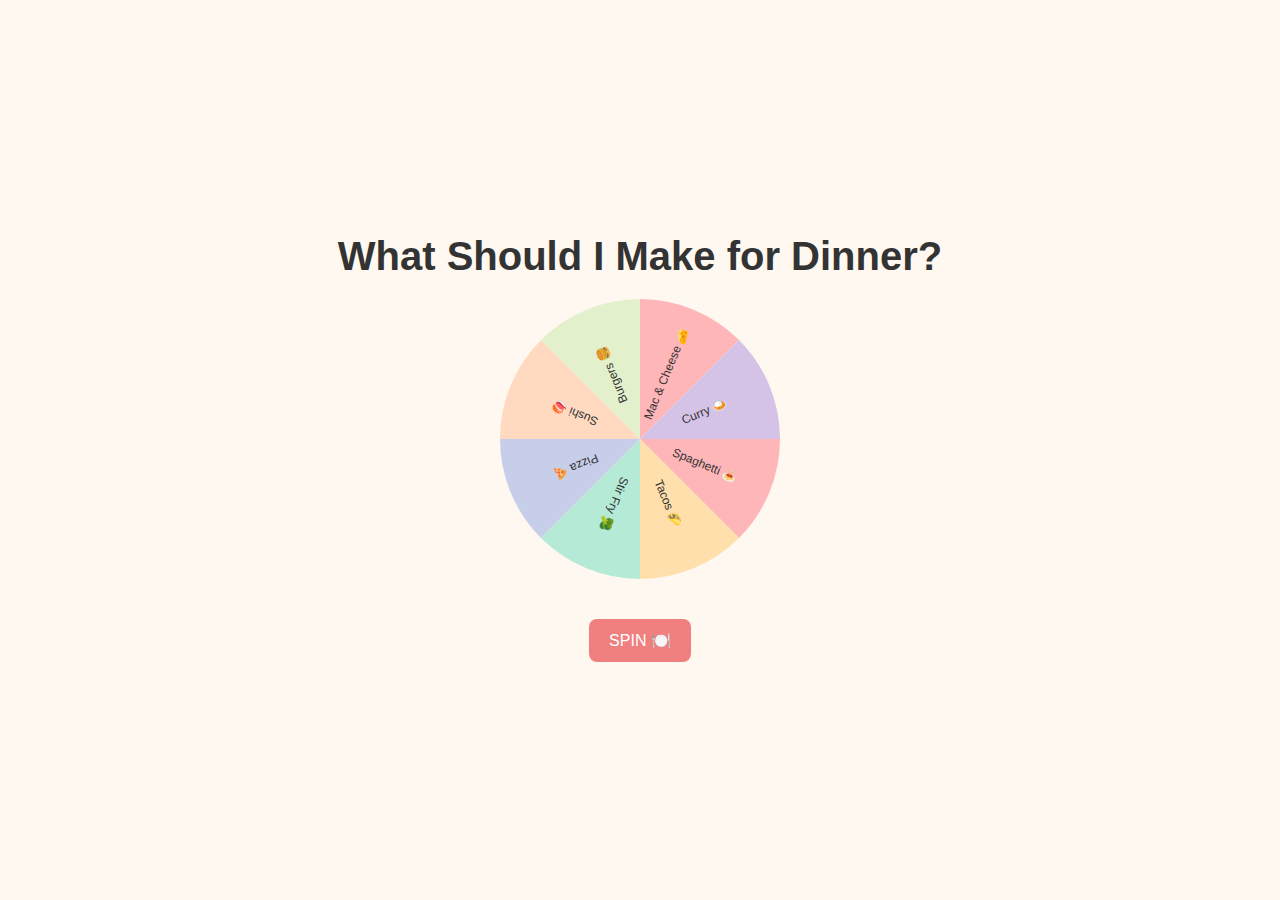
<file: scratchgame.html>
<!DOCTYPE html>
<html lang="en">
<head>
  <meta charset="UTF-8">
  <title>Dinner Spinner</title>
  <style>
    body {
      font-family: 'Segoe UI', sans-serif;
      background-color: #fff8f0;
      color: #333;
      display: flex;
      flex-direction: column;
      align-items: center;
      justify-content: center;
      height: 100vh;
      margin: 0;
    }

    h1 {
      font-size: 2.5rem;
      margin-bottom: 10px;
    }

    .wheel-container {
      width: 300px;
      height: 300px;
    }

    svg {
      transform: rotate(0deg);
      transition: transform 3s ease-out;
    }

    button {
      margin-top: 30px;
      padding: 12px 20px;
      font-size: 1rem;
      background-color: #f08080;
      color: white;
      border: none;
      border-radius: 8px;
      cursor: pointer;
      transition: background-color 0.3s ease;
    }

    button:hover {
      background-color: #e46c6c;
    }

    #result {
      margin-top: 30px;
      font-size: 1.5rem;
      font-weight: bold;
      text-align: center;
    }

    text {
      font-size: 12px;
      font-family: 'Segoe UI', sans-serif;
      fill: #333;
      pointer-events: none;
    }
  </style>
</head>
<body>
  <h1>What Should I Make for Dinner?</h1>
  <div class="wheel-container">
    <svg id="wheel" width="300" height="300" viewBox="0 0 300 300"></svg>
  </div>
  <button onclick="spin()">SPIN 🍽️</button>
  <div id="result"></div>

  <script>
    const meals = [
      "Spaghetti 🍝",
      "Tacos 🌮",
      "Stir Fry 🥦",
      "Pizza 🍕",
      "Sushi 🍣",
      "Burgers 🍔",
      "Mac & Cheese 🧀",
      "Curry 🍛"
    ];

    const colors = [
      "#ffb6b9", "#ffe0ac", "#b5ead7", "#c7ceea",
      "#ffdac1", "#e2f0cb", "#ffb6b9", "#d5c3e7"
    ];

    const svg = document.getElementById("wheel");
    const centerX = 150;
    const centerY = 150;
    const radius = 140;
    const sliceAngle = 360 / meals.length;

    function drawWheel() {
      svg.innerHTML = '';
      meals.forEach((meal, index) => {
        const startAngle = sliceAngle * index;
        const endAngle = sliceAngle * (index + 1);
        const largeArc = endAngle - startAngle > 180 ? 1 : 0;

        const x1 = centerX + radius * Math.cos(Math.PI * startAngle / 180);
        const y1 = centerY + radius * Math.sin(Math.PI * startAngle / 180);
        const x2 = centerX + radius * Math.cos(Math.PI * endAngle / 180);
        const y2 = centerY + radius * Math.sin(Math.PI * endAngle / 180);

        const path = document.createElementNS("http://www.w3.org/2000/svg", "path");
        path.setAttribute("d", `
          M${centerX},${centerY}
          L${x1},${y1}
          A${radius},${radius} 0 ${largeArc} 1 ${x2},${y2}
          Z
        `);
        path.setAttribute("fill", colors[index % colors.length]);
        svg.appendChild(path);

        const textAngle = (startAngle + endAngle) / 2;
        const textX = centerX + (radius / 2) * Math.cos(Math.PI * textAngle / 180);
        const textY = centerY + (radius / 2) * Math.sin(Math.PI * textAngle / 180);

        const text = document.createElementNS("http://www.w3.org/2000/svg", "text");
        text.setAttribute("x", textX);
        text.setAttribute("y", textY);
        text.setAttribute("text-anchor", "middle");
        text.setAttribute("alignment-baseline", "middle");
        text.setAttribute("transform", `rotate(${textAngle}, ${textX}, ${textY})`);
        text.textContent = meal;
        svg.appendChild(text);
      });
    }

    drawWheel();

    let currentRotation = 0;

    function spin() {
      const result = document.getElementById("result");
      const wheel = document.getElementById("wheel");

      const selectedIndex = Math.floor(Math.random() * meals.length);
      const degreesPerMeal = 360 / meals.length;

      // Position the selected meal at the top (12 o’clock)
      const targetAngle = selectedIndex * degreesPerMeal + degreesPerMeal / 2;

      // 5 full spins + adjustment so selected is at the top
      const spinTo = 360 * 5 + (360 - targetAngle);
      currentRotation += spinTo;

      wheel.style.transform = `rotate(${currentRotation}deg)`;

      setTimeout(() => {
        result.textContent = `You should make: ${meals[selectedIndex]}`;
      }, 3000);
    }
  </script>
</body>
</html>
</file>
